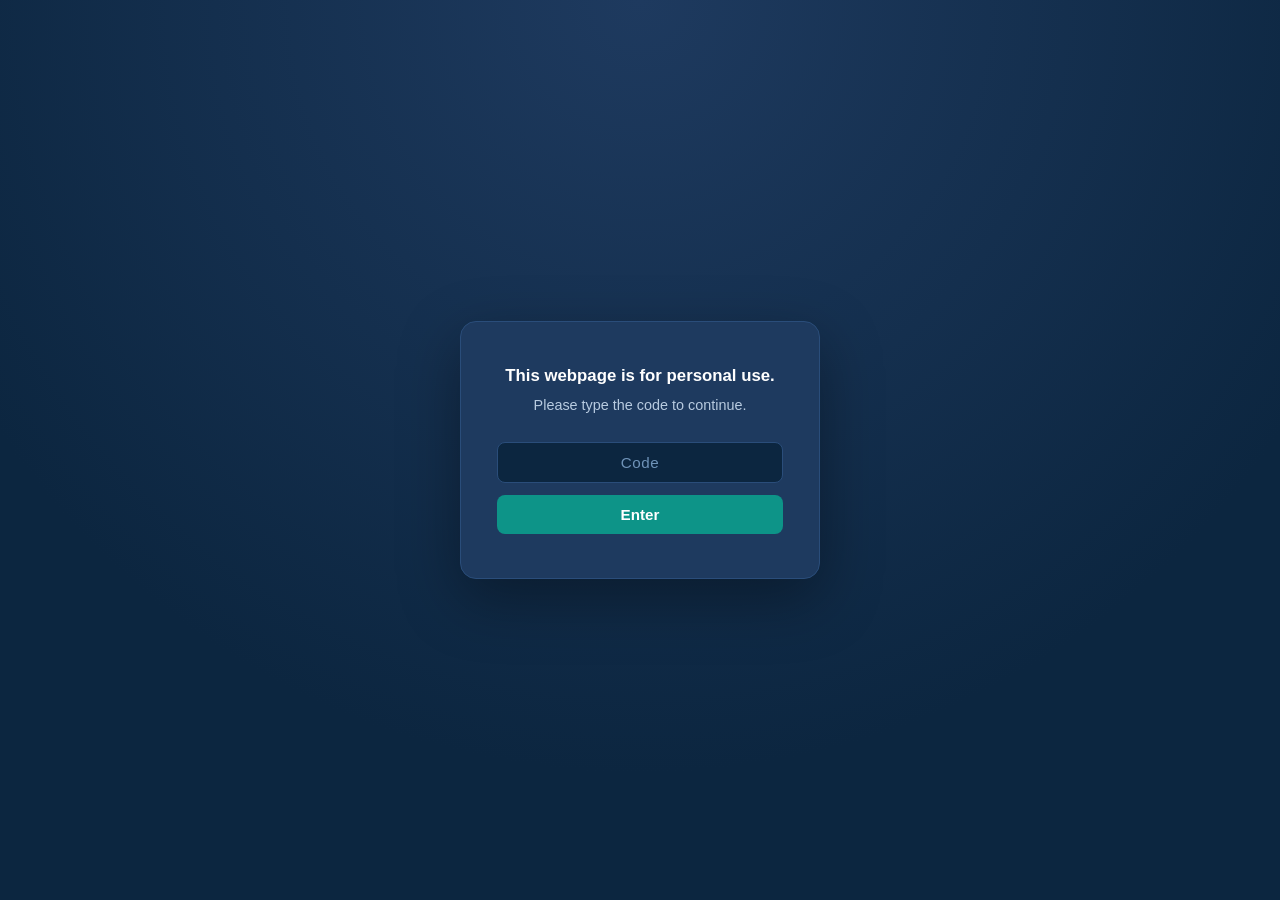
<file: docs/index.html>
<!DOCTYPE html>
<html lang="en">
<head>
  <meta charset="UTF-8">
  <meta name="viewport" content="width=device-width, initial-scale=1.0">
  <meta name="robots" content="noindex, nofollow">
  <title>Psychology Internship Support Tool</title>
  <style>
    :root {
      --navy:       #1e3a5f;
      --navy-dim:   #0c2640;
      --navy-light: #2a4d7a;
      --teal:       #0d9488;
      --teal-light: #14b8a6;
    }
    *, *::before, *::after { box-sizing: border-box; margin: 0; padding: 0; }
    body {
      font-family: -apple-system, BlinkMacSystemFont, 'Segoe UI', Roboto, sans-serif;
      background: radial-gradient(circle at 50% 0%, var(--navy) 0%, var(--navy-dim) 70%);
      color: #e0f2fe;
      min-height: 100vh;
      display: flex;
      align-items: center;
      justify-content: center;
      padding: 24px;
    }
    .card {
      max-width: 360px;
      width: 100%;
      text-align: center;
      background: var(--navy);
      border: 1px solid var(--navy-light);
      border-radius: 16px;
      padding: 44px 36px;
      box-shadow: 0 20px 60px rgba(0,0,0,.35);
    }
    .headline {
      font-size: 1.05rem;
      font-weight: 700;
      color: #fff;
      margin-bottom: 8px;
    }
    .sub {
      font-size: .9rem;
      line-height: 1.6;
      color: #b8cbe0;
      margin-bottom: 24px;
    }
    form {
      display: flex;
      flex-direction: column;
      gap: 12px;
    }
    input {
      font: inherit;
      font-size: .95rem;
      padding: 11px 14px;
      border-radius: 8px;
      border: 1px solid var(--navy-light);
      background: var(--navy-dim);
      color: #fff;
      text-align: center;
      letter-spacing: .04em;
    }
    input::placeholder { color: #6f93b8; }
    input:focus { outline: 2px solid var(--teal-light); outline-offset: 1px; }
    button {
      font: inherit;
      font-size: .95rem;
      font-weight: 700;
      background: var(--teal);
      color: #fff;
      border: none;
      border-radius: 8px;
      padding: 11px 14px;
      cursor: pointer;
      transition: background .15s;
    }
    button:hover { background: #0f766e; }
    .err {
      margin-top: 14px;
      font-size: .82rem;
      color: #fca5a5;
    }
  </style>
</head>
<body>
  <div class="card">
    <p class="headline">This webpage is for personal use.</p>
    <p class="sub">Please type the code to continue.</p>
    <form id="gateForm">
      <input type="text" id="codeInput" name="code" autocomplete="off" spellcheck="false"
             placeholder="Code" aria-label="Access code" required>
      <button type="submit">Enter</button>
    </form>
    <p class="err" id="gateErr" hidden>Incorrect code — try again.</p>
  </div>
  <script>
    var GATE_CODE = 'psych2026';
    var form = document.getElementById('gateForm');
    var input = document.getElementById('codeInput');
    var err = document.getElementById('gateErr');
    form.addEventListener('submit', function (e) {
      e.preventDefault();
      if (input.value.trim().toLowerCase() === GATE_CODE.toLowerCase()) {
        sessionStorage.setItem('gatePassed', '1');
        window.location.href = './8d3e13bbac.html';
      } else {
        err.hidden = false;
        input.value = '';
        input.focus();
      }
    });
  </script>
</body>
</html>
</file>
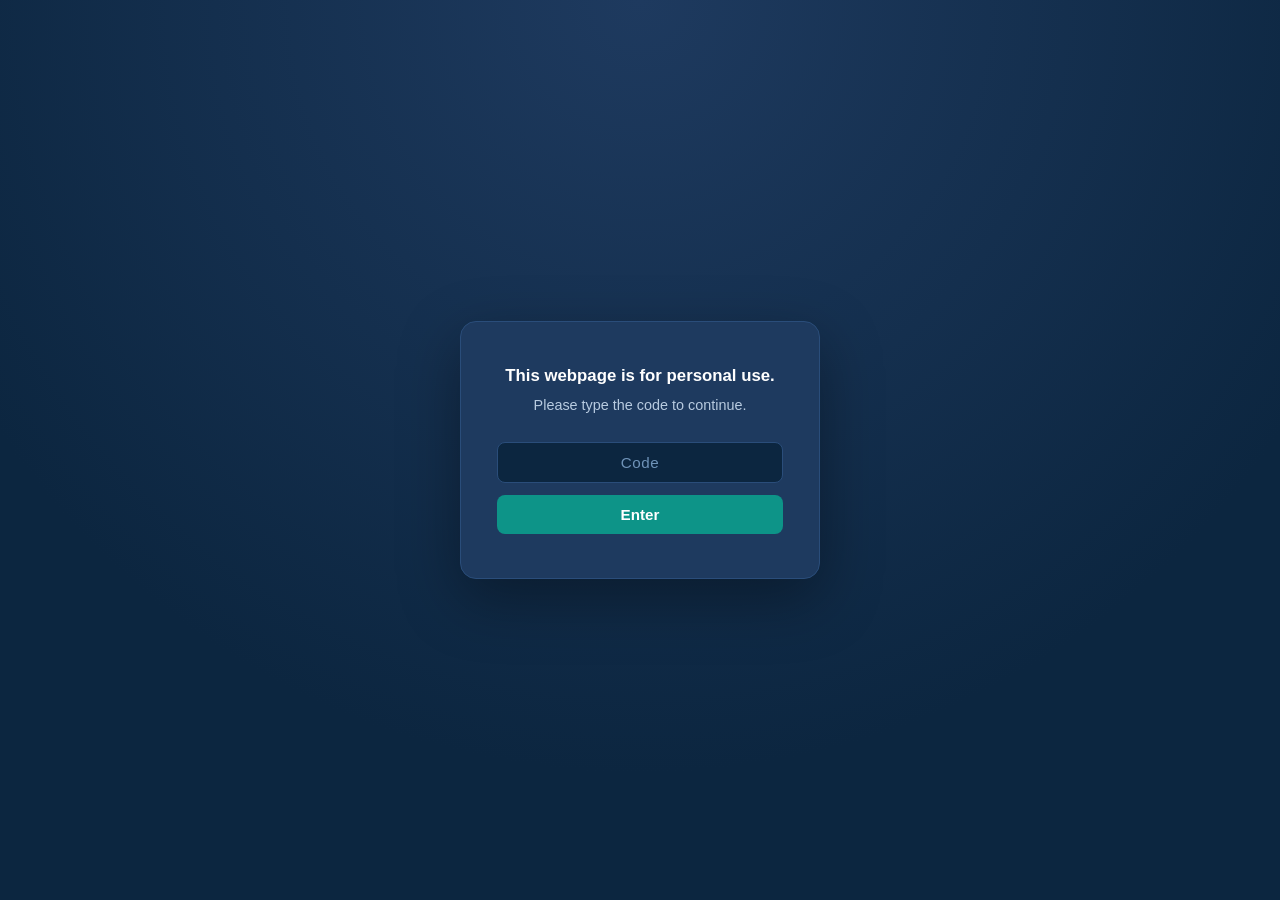
<file: docs/8d3e13bbac.html>
<!DOCTYPE html>
<html lang="en">
<head>
  <meta charset="UTF-8">
  <meta name="viewport" content="width=device-width, initial-scale=1.0">
  <meta name="robots" content="noindex, nofollow">
  <script>if (sessionStorage.getItem('gatePassed') !== '1') { location.replace('./index.html'); }</script>
  <title>Psychology Internship Support Tool 2026–27</title>

  <!-- Google tag (gtag.js) -->
  <script async src="https://www.googletagmanager.com/gtag/js?id=G-MTSWF824F0"></script>
  <script>
    window.dataLayer = window.dataLayer || [];
    function gtag(){dataLayer.push(arguments);}
    gtag('js', new Date());

    gtag('config', 'G-MTSWF824F0');
  </script>

  <style>
    :root {
      --navy:       #1e3a5f;
      --navy-dim:   #0c2640;
      --navy-light: #2a4d7a;
      --teal:       #0d9488;
      --teal-light: #14b8a6;
      --teal-dark:  #0f766e;
      --on-dark:    #e0f2fe;
      --bg:         #ffffff;
      --bg-alt:     #f8fafc;
      --border:     #e2e8f0;
      --text:       #0f172a;
      --text-muted: #64748b;
    }

    *, *::before, *::after { box-sizing: border-box; margin: 0; padding: 0; }

    body {
      font-family: -apple-system, BlinkMacSystemFont, 'Segoe UI', Roboto, sans-serif;
      font-size: 15px;
      color: var(--text);
      background: var(--bg-alt);
      min-height: 100vh;
      display: flex;
      flex-direction: column;
    }

    a { color: var(--teal-dark); }

    /* ── Header ─────────────────────────────────────────────── */
    header {
      background: var(--navy);
      color: var(--on-dark);
      padding: 14px 24px;
      display: flex;
      align-items: center;
      gap: 10px;
    }

    .header-title  { font-size: 1rem; font-weight: 700; letter-spacing: .01em; }
    .header-cycle  {
      background: var(--teal);
      color: #fff;
      font-size: .7rem;
      font-weight: 700;
      padding: 2px 7px;
      border-radius: 99px;
      letter-spacing: .04em;
    }

    /* ── Hero ───────────────────────────────────────────────── */
    .hero {
      background: linear-gradient(135deg, var(--navy-dim) 0%, var(--navy-light) 100%);
      color: var(--on-dark);
      text-align: center;
      padding: 72px 24px 64px;
    }

    .hero-eyebrow {
      font-size: .75rem;
      font-weight: 600;
      letter-spacing: .12em;
      text-transform: uppercase;
      color: var(--teal-light);
      margin-bottom: 16px;
    }

    .hero h1 {
      font-size: clamp(1.8rem, 4vw, 2.8rem);
      font-weight: 800;
      line-height: 1.15;
      margin-bottom: 16px;
    }

    .hero h1 span { color: var(--teal-light); }

    .hero-sub {
      font-size: 1rem;
      color: #b0cce8;
      max-width: 520px;
      margin: 0 auto 36px;
      line-height: 1.6;
    }

    .cta-btn {
      display: inline-block;
      background: var(--teal);
      color: #fff;
      text-decoration: none;
      font-weight: 700;
      font-size: 1rem;
      padding: 14px 36px;
      border-radius: 8px;
      transition: background .15s;
    }
    .cta-btn:hover { background: var(--teal-dark); }

    .hero-note {
      margin-top: 16px;
      font-size: .78rem;
      color: #7fa8c9;
    }

    .hero-credit {
      margin-top: 8px;
      font-size: .78rem;
      color: #7fa8c9;
    }
    .hero-credit a { color: var(--teal-light); text-decoration: none; }
    .hero-credit a:hover { text-decoration: underline; }

    /* ── Content sections ───────────────────────────────────── */
    main {
      flex: 1;
      max-width: 760px;
      width: 100%;
      margin: 0 auto;
      padding: 48px 24px 64px;
      display: flex;
      flex-direction: column;
      gap: 36px;
    }

    .card {
      background: var(--bg);
      border: 1px solid var(--border);
      border-radius: 12px;
      padding: 28px 32px;
    }

    .card-icon {
      font-size: 1.6rem;
      margin-bottom: 10px;
      display: block;
    }

    .card h2 {
      font-size: 1.05rem;
      font-weight: 700;
      color: var(--navy);
      margin-bottom: 12px;
    }

    .card p {
      color: var(--text-muted);
      line-height: 1.65;
      margin-bottom: 10px;
    }
    .card p:last-child { margin-bottom: 0; }

    /* Disclaimer card gets an amber-tinted left border */
    .card-warn {
      border-left: 4px solid #f59e0b;
    }
    .card-warn h2 { color: #92400e; display: inline; margin-bottom: 0; }
    .card-warn summary {
      display: flex;
      align-items: center;
      gap: 10px;
      cursor: pointer;
      list-style: none;
    }
    .card-warn summary::-webkit-details-marker { display: none; }
    .card-warn summary .card-icon { margin-bottom: 0; }
    .card-warn summary::after {
      content: '▸';
      margin-left: auto;
      color: var(--text-muted);
      transition: transform .15s;
    }
    .card-warn[open] summary::after { transform: rotate(90deg); }
    .card-warn p:first-of-type { margin-top: 16px; }

    ul.disc {
      padding-left: 20px;
      color: var(--text-muted);
      line-height: 1.7;
    }
    ul.disc li { margin-bottom: 6px; }
    ul.disc li:last-child { margin-bottom: 0; }

    /* ── Footer ─────────────────────────────────────────────── */
    footer {
      background: var(--navy);
      color: #7090b0;
      text-align: center;
      font-size: .78rem;
      padding: 18px 24px;
    }
    footer a { color: var(--teal-light); text-decoration: none; }
    footer a:hover { text-decoration: underline; }
  </style>
</head>
<body>

  <!-- Header -->
  <header>
    <span class="header-title">Psychology Internship Support Tool</span>
    <span class="header-cycle">2026–27</span>
  </header>

  <!-- Hero -->
  <section class="hero">
    <p class="hero-eyebrow">Predoctoral Internship Search Tool</p>
    <h1>Find your <span>psychology internship</span><br>for the 2026–27 match</h1>
    <p class="hero-sub">
      Browse, filter, and compare 777 predoctoral psychology internship sites
      on an interactive map, built for psychology doctoral students.
    </p>
    <a href="./9557c37315.html" class="cta-btn">Explore Internship Sites →</a>
    <p class="hero-note">
      Data snapshot: August 15, 2026 · Self-reported by sites · Not affiliated with APPIC
    </p>
    <p class="hero-credit">
      Built by <a href="https://junsangpark.com" target="_blank" rel="noopener noreferrer">Junsang Park</a>
    </p>
  </section>

  <!-- Content -->
  <main>

    <!-- Who this is for -->
    <div class="card">
      <span class="card-icon">🎓</span>
      <h2>Who this tool is for</h2>
      <p>
        This explorer is designed for <strong>PhD and PsyD students</strong> applying to
        predoctoral psychology internship sites in the <strong>2026–27 match cycle</strong>.
      </p>
      <p>
        The tool lets you filter sites by program type (clinical, counseling, school psychology),
        agency type, APA accreditation status, stipend range, minimum hour requirements, and more,
        then view them on a map and build a personal shortlist you can export to CSV.
      </p>
      <p>
        It is intended as an <strong>exploratory aid</strong> to help you identify programs worth
        investigating further, not as a substitute for reading each site's full DCTC or contacting
        training directors directly.
      </p>
    </div>

    <!-- Disclaimer -->
    <details class="card card-warn">
      <summary>
        <span class="card-icon">⚠️</span>
        <h2>Important: Verify all information before applying</h2>
      </summary>
      <p>
        This site displays a <strong>static snapshot</strong> scraped from the public
        <a href="https://www.appic.org/Internships/Search-the-AI-and-AOI"
           target="_blank" rel="noopener noreferrer">APPIC online directory</a>
        on <strong>August 15, 2026</strong>. Please be aware of the following limitations:
      </p>
      <ul class="disc">
        <li>
          <strong>Data may be outdated.</strong> Training programs update their directory listings
          throughout the year. Stipends, available positions, eligibility requirements, and
          accreditation status can change after the snapshot date.
        </li>
        <li>
          <strong>Data is self-reported.</strong> Information is entered by the training sites
          themselves. Errors, omissions, and inconsistencies in the original APPIC directory
          are reflected here.
        </li>
        <li>
          <strong>Not all fields are guaranteed accurate.</strong> Some sites leave fields blank
          or report placeholder values. Always read the site's DCTC brochure for authoritative details.
        </li>
        <li>
          <strong>This tool is not affiliated with APPIC.</strong> It is an independent resource
          created to make the publicly available data easier to explore. For official match
          information, use the
          <a href="https://www.appic.org" target="_blank" rel="noopener noreferrer">APPIC website</a>
          and the AAPI Online portal directly.
        </li>
      </ul>
    </details>

  </main>

  <!-- Footer -->
  <footer>
    Data sourced from the public
    <a href="https://www.appic.org/Internships/Search-the-AI-and-AOI"
       target="_blank" rel="noopener noreferrer">APPIC directory</a>
    · Snapshot date: August 15, 2026 · Not affiliated with APPIC
    · This site uses Google Analytics to collect anonymous usage statistics.
  </footer>

</body>
</html>
</file>
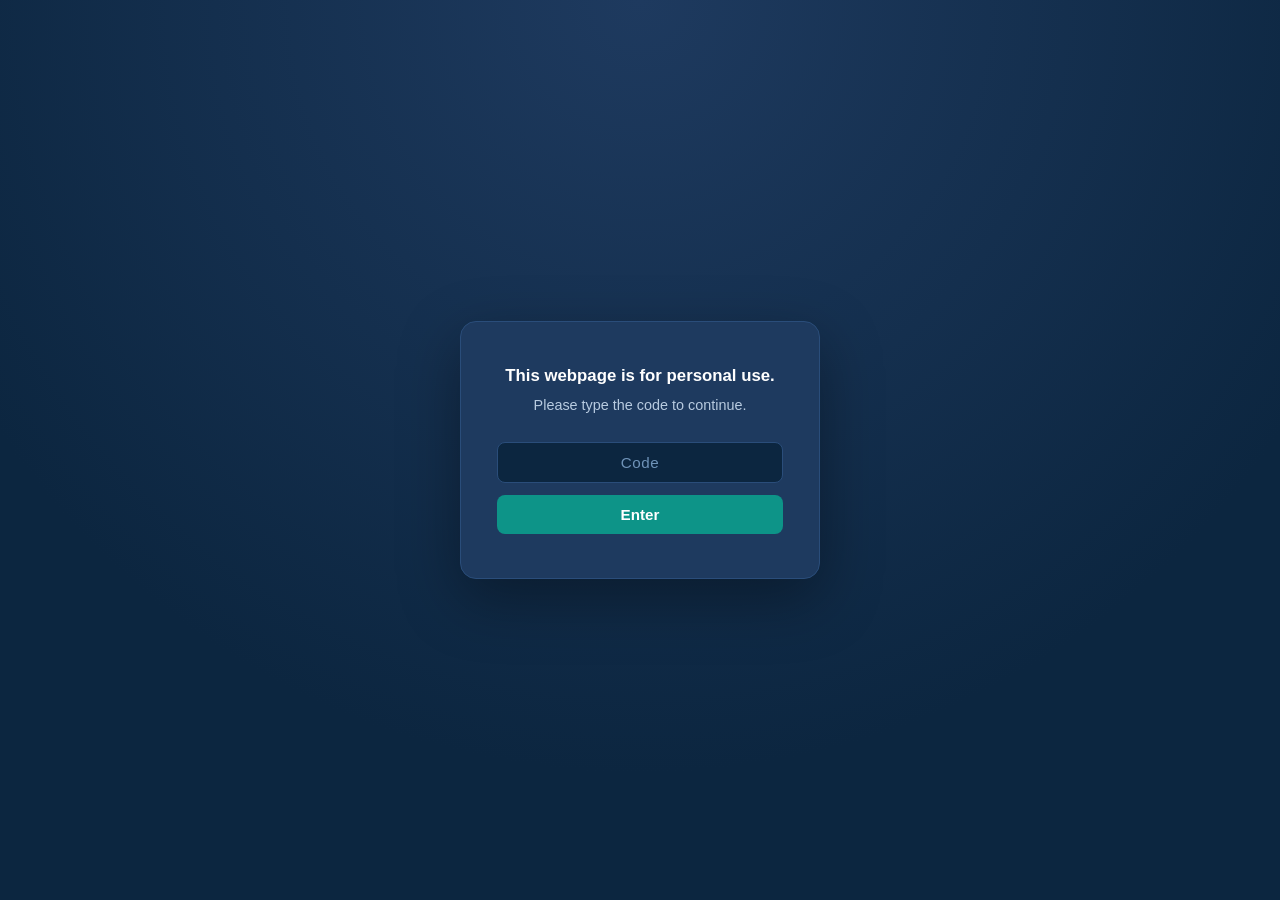
<file: docs/app.html>
<!DOCTYPE html>
<html lang="en">
<head>
  <meta charset="UTF-8">
  <meta name="viewport" content="width=device-width, initial-scale=1.0">
  <meta name="robots" content="noindex, nofollow">
  <meta http-equiv="refresh" content="0; url=./index.html">
  <title>Psychology Internship Support Tool</title>
</head>
<body>
  <p>Redirecting to <a href="./index.html">./index.html</a>…</p>
</body>
</html>
</file>
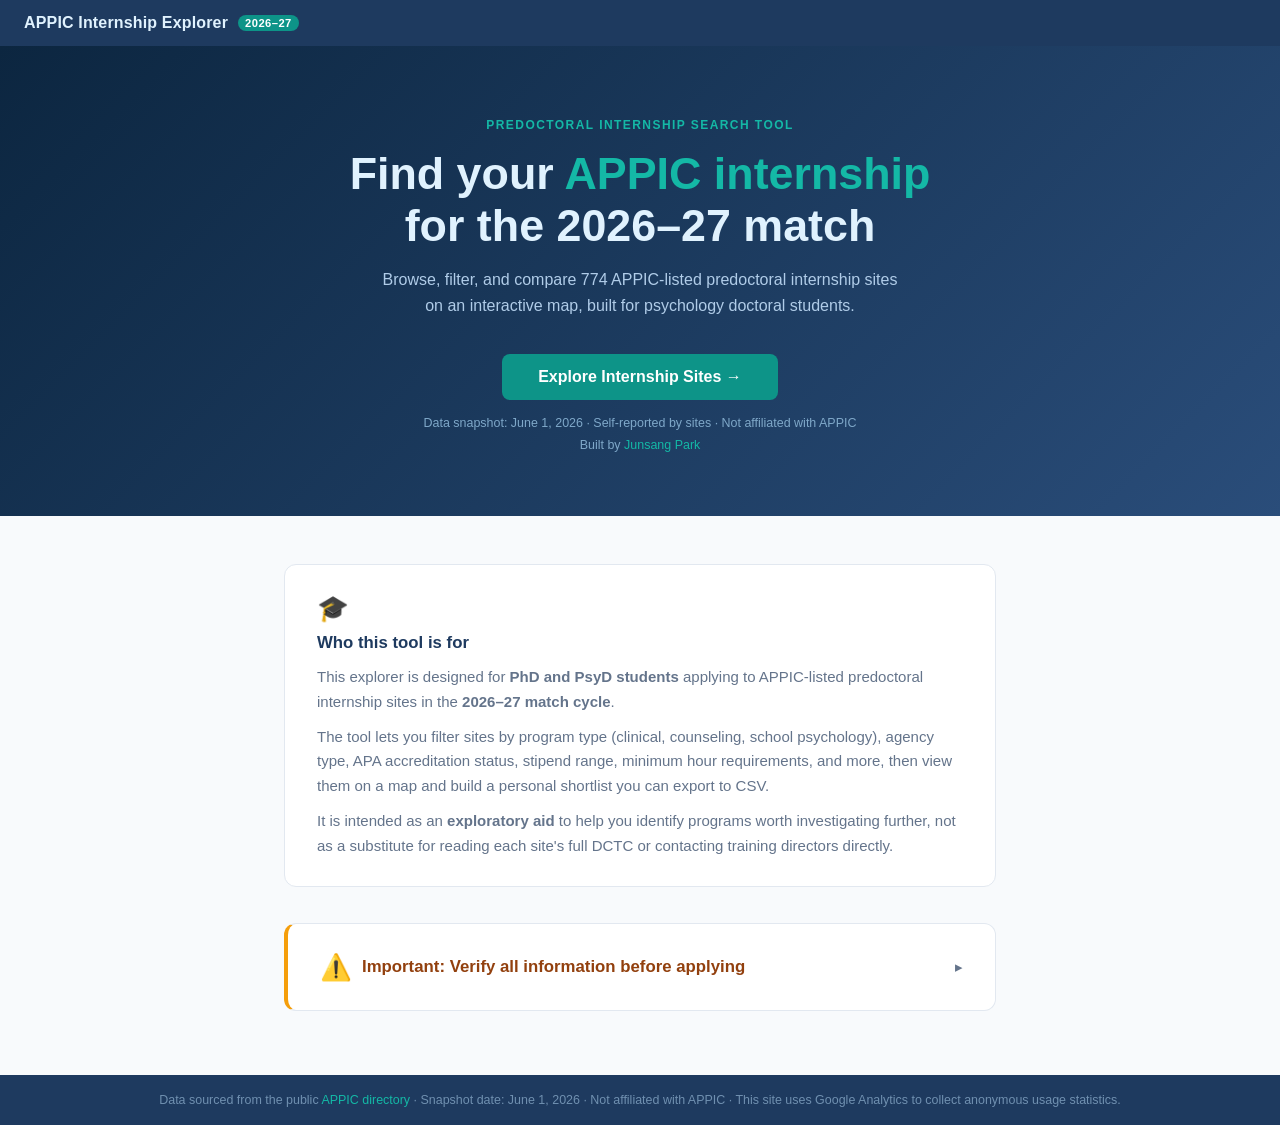
<file: docs/live-index.html>
<!DOCTYPE html>
<html lang="en">
<head>
  <meta charset="UTF-8">
  <meta name="viewport" content="width=device-width, initial-scale=1.0">
  <title>APPIC Internship Explorer 2026–27</title>

  <!-- Google tag (gtag.js) -->
  <script async src="https://www.googletagmanager.com/gtag/js?id=G-MTSWF824F0"></script>
  <script>
    window.dataLayer = window.dataLayer || [];
    function gtag(){dataLayer.push(arguments);}
    gtag('js', new Date());

    gtag('config', 'G-MTSWF824F0');
  </script>

  <style>
    :root {
      --navy:       #1e3a5f;
      --navy-dim:   #0c2640;
      --navy-light: #2a4d7a;
      --teal:       #0d9488;
      --teal-light: #14b8a6;
      --teal-dark:  #0f766e;
      --on-dark:    #e0f2fe;
      --bg:         #ffffff;
      --bg-alt:     #f8fafc;
      --border:     #e2e8f0;
      --text:       #0f172a;
      --text-muted: #64748b;
    }

    *, *::before, *::after { box-sizing: border-box; margin: 0; padding: 0; }

    body {
      font-family: -apple-system, BlinkMacSystemFont, 'Segoe UI', Roboto, sans-serif;
      font-size: 15px;
      color: var(--text);
      background: var(--bg-alt);
      min-height: 100vh;
      display: flex;
      flex-direction: column;
    }

    a { color: var(--teal-dark); }

    /* ── Header ─────────────────────────────────────────────── */
    header {
      background: var(--navy);
      color: var(--on-dark);
      padding: 14px 24px;
      display: flex;
      align-items: center;
      gap: 10px;
    }

    .header-title  { font-size: 1rem; font-weight: 700; letter-spacing: .01em; }
    .header-cycle  {
      background: var(--teal);
      color: #fff;
      font-size: .7rem;
      font-weight: 700;
      padding: 2px 7px;
      border-radius: 99px;
      letter-spacing: .04em;
    }

    /* ── Hero ───────────────────────────────────────────────── */
    .hero {
      background: linear-gradient(135deg, var(--navy-dim) 0%, var(--navy-light) 100%);
      color: var(--on-dark);
      text-align: center;
      padding: 72px 24px 64px;
    }

    .hero-eyebrow {
      font-size: .75rem;
      font-weight: 600;
      letter-spacing: .12em;
      text-transform: uppercase;
      color: var(--teal-light);
      margin-bottom: 16px;
    }

    .hero h1 {
      font-size: clamp(1.8rem, 4vw, 2.8rem);
      font-weight: 800;
      line-height: 1.15;
      margin-bottom: 16px;
    }

    .hero h1 span { color: var(--teal-light); }

    .hero-sub {
      font-size: 1rem;
      color: #b0cce8;
      max-width: 520px;
      margin: 0 auto 36px;
      line-height: 1.6;
    }

    .cta-btn {
      display: inline-block;
      background: var(--teal);
      color: #fff;
      text-decoration: none;
      font-weight: 700;
      font-size: 1rem;
      padding: 14px 36px;
      border-radius: 8px;
      transition: background .15s;
    }
    .cta-btn:hover { background: var(--teal-dark); }

    .hero-note {
      margin-top: 16px;
      font-size: .78rem;
      color: #7fa8c9;
    }

    .hero-credit {
      margin-top: 8px;
      font-size: .78rem;
      color: #7fa8c9;
    }
    .hero-credit a { color: var(--teal-light); text-decoration: none; }
    .hero-credit a:hover { text-decoration: underline; }

    /* ── Content sections ───────────────────────────────────── */
    main {
      flex: 1;
      max-width: 760px;
      width: 100%;
      margin: 0 auto;
      padding: 48px 24px 64px;
      display: flex;
      flex-direction: column;
      gap: 36px;
    }

    .card {
      background: var(--bg);
      border: 1px solid var(--border);
      border-radius: 12px;
      padding: 28px 32px;
    }

    .card-icon {
      font-size: 1.6rem;
      margin-bottom: 10px;
      display: block;
    }

    .card h2 {
      font-size: 1.05rem;
      font-weight: 700;
      color: var(--navy);
      margin-bottom: 12px;
    }

    .card p {
      color: var(--text-muted);
      line-height: 1.65;
      margin-bottom: 10px;
    }
    .card p:last-child { margin-bottom: 0; }

    /* Disclaimer card gets an amber-tinted left border */
    .card-warn {
      border-left: 4px solid #f59e0b;
    }
    .card-warn h2 { color: #92400e; display: inline; margin-bottom: 0; }
    .card-warn summary {
      display: flex;
      align-items: center;
      gap: 10px;
      cursor: pointer;
      list-style: none;
    }
    .card-warn summary::-webkit-details-marker { display: none; }
    .card-warn summary .card-icon { margin-bottom: 0; }
    .card-warn summary::after {
      content: '▸';
      margin-left: auto;
      color: var(--text-muted);
      transition: transform .15s;
    }
    .card-warn[open] summary::after { transform: rotate(90deg); }
    .card-warn p:first-of-type { margin-top: 16px; }

    ul.disc {
      padding-left: 20px;
      color: var(--text-muted);
      line-height: 1.7;
    }
    ul.disc li { margin-bottom: 6px; }
    ul.disc li:last-child { margin-bottom: 0; }

    /* ── Footer ─────────────────────────────────────────────── */
    footer {
      background: var(--navy);
      color: #7090b0;
      text-align: center;
      font-size: .78rem;
      padding: 18px 24px;
    }
    footer a { color: var(--teal-light); text-decoration: none; }
    footer a:hover { text-decoration: underline; }
  </style>
</head>
<body>

  <!-- Header -->
  <header>
    <span class="header-title">APPIC Internship Explorer</span>
    <span class="header-cycle">2026–27</span>
  </header>

  <!-- Hero -->
  <section class="hero">
    <p class="hero-eyebrow">Predoctoral Internship Search Tool</p>
    <h1>Find your <span>APPIC internship</span><br>for the 2026–27 match</h1>
    <p class="hero-sub">
      Browse, filter, and compare 774 APPIC-listed predoctoral internship sites
      on an interactive map, built for psychology doctoral students.
    </p>
    <a href="./app.html" class="cta-btn">Explore Internship Sites →</a>
    <p class="hero-note">
      Data snapshot: June 1, 2026 · Self-reported by sites · Not affiliated with APPIC
    </p>
    <p class="hero-credit">
      Built by <a href="https://junsangpark.com" target="_blank" rel="noopener noreferrer">Junsang Park</a>
    </p>
  </section>

  <!-- Content -->
  <main>

    <!-- Who this is for -->
    <div class="card">
      <span class="card-icon">🎓</span>
      <h2>Who this tool is for</h2>
      <p>
        This explorer is designed for <strong>PhD and PsyD students</strong> applying to
        APPIC-listed predoctoral internship sites in the <strong>2026–27 match cycle</strong>.
      </p>
      <p>
        The tool lets you filter sites by program type (clinical, counseling, school psychology),
        agency type, APA accreditation status, stipend range, minimum hour requirements, and more,
        then view them on a map and build a personal shortlist you can export to CSV.
      </p>
      <p>
        It is intended as an <strong>exploratory aid</strong> to help you identify programs worth
        investigating further, not as a substitute for reading each site's full DCTC or contacting
        training directors directly.
      </p>
    </div>

    <!-- Disclaimer -->
    <details class="card card-warn">
      <summary>
        <span class="card-icon">⚠️</span>
        <h2>Important: Verify all information before applying</h2>
      </summary>
      <p>
        This site displays a <strong>static snapshot</strong> scraped from the public
        <a href="https://www.appic.org/Internships/Search-the-AI-and-AOI"
           target="_blank" rel="noopener noreferrer">APPIC online directory</a>
        on <strong>June 1, 2026</strong>. Please be aware of the following limitations:
      </p>
      <ul class="disc">
        <li>
          <strong>Data may be outdated.</strong> Training programs update their directory listings
          throughout the year. Stipends, available positions, eligibility requirements, and
          accreditation status can change after the snapshot date.
        </li>
        <li>
          <strong>Data is self-reported.</strong> Information is entered by the training sites
          themselves. Errors, omissions, and inconsistencies in the original APPIC directory
          are reflected here.
        </li>
        <li>
          <strong>Not all fields are guaranteed accurate.</strong> Some sites leave fields blank
          or report placeholder values. Always read the site's DCTC brochure for authoritative details.
        </li>
        <li>
          <strong>This tool is not affiliated with APPIC.</strong> It is an independent resource
          created to make the publicly available data easier to explore. For official match
          information, use the
          <a href="https://www.appic.org" target="_blank" rel="noopener noreferrer">APPIC website</a>
          and the AAPI Online portal directly.
        </li>
      </ul>
    </details>

  </main>

  <!-- Footer -->
  <footer>
    Data sourced from the public
    <a href="https://www.appic.org/Internships/Search-the-AI-and-AOI"
       target="_blank" rel="noopener noreferrer">APPIC directory</a>
    · Snapshot date: June 1, 2026 · Not affiliated with APPIC
    · This site uses Google Analytics to collect anonymous usage statistics.
  </footer>

</body>
</html>
</file>
